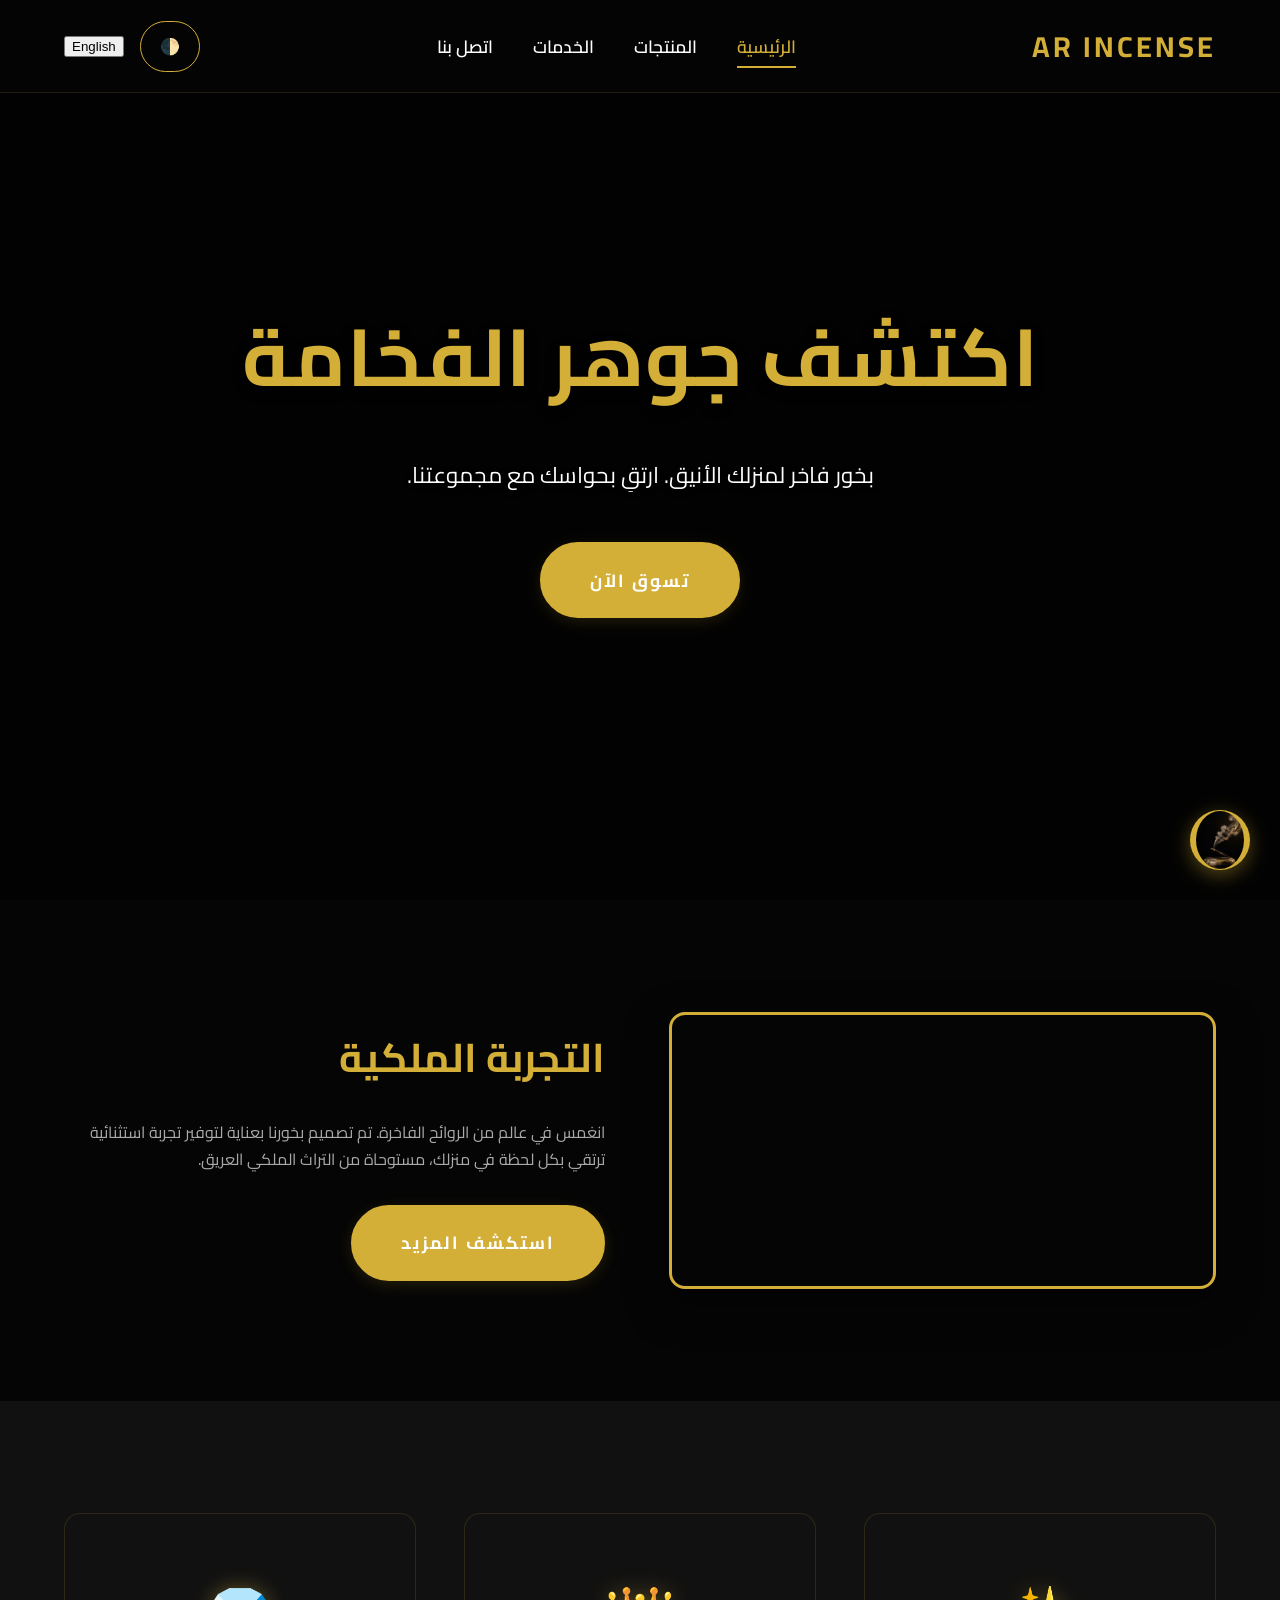
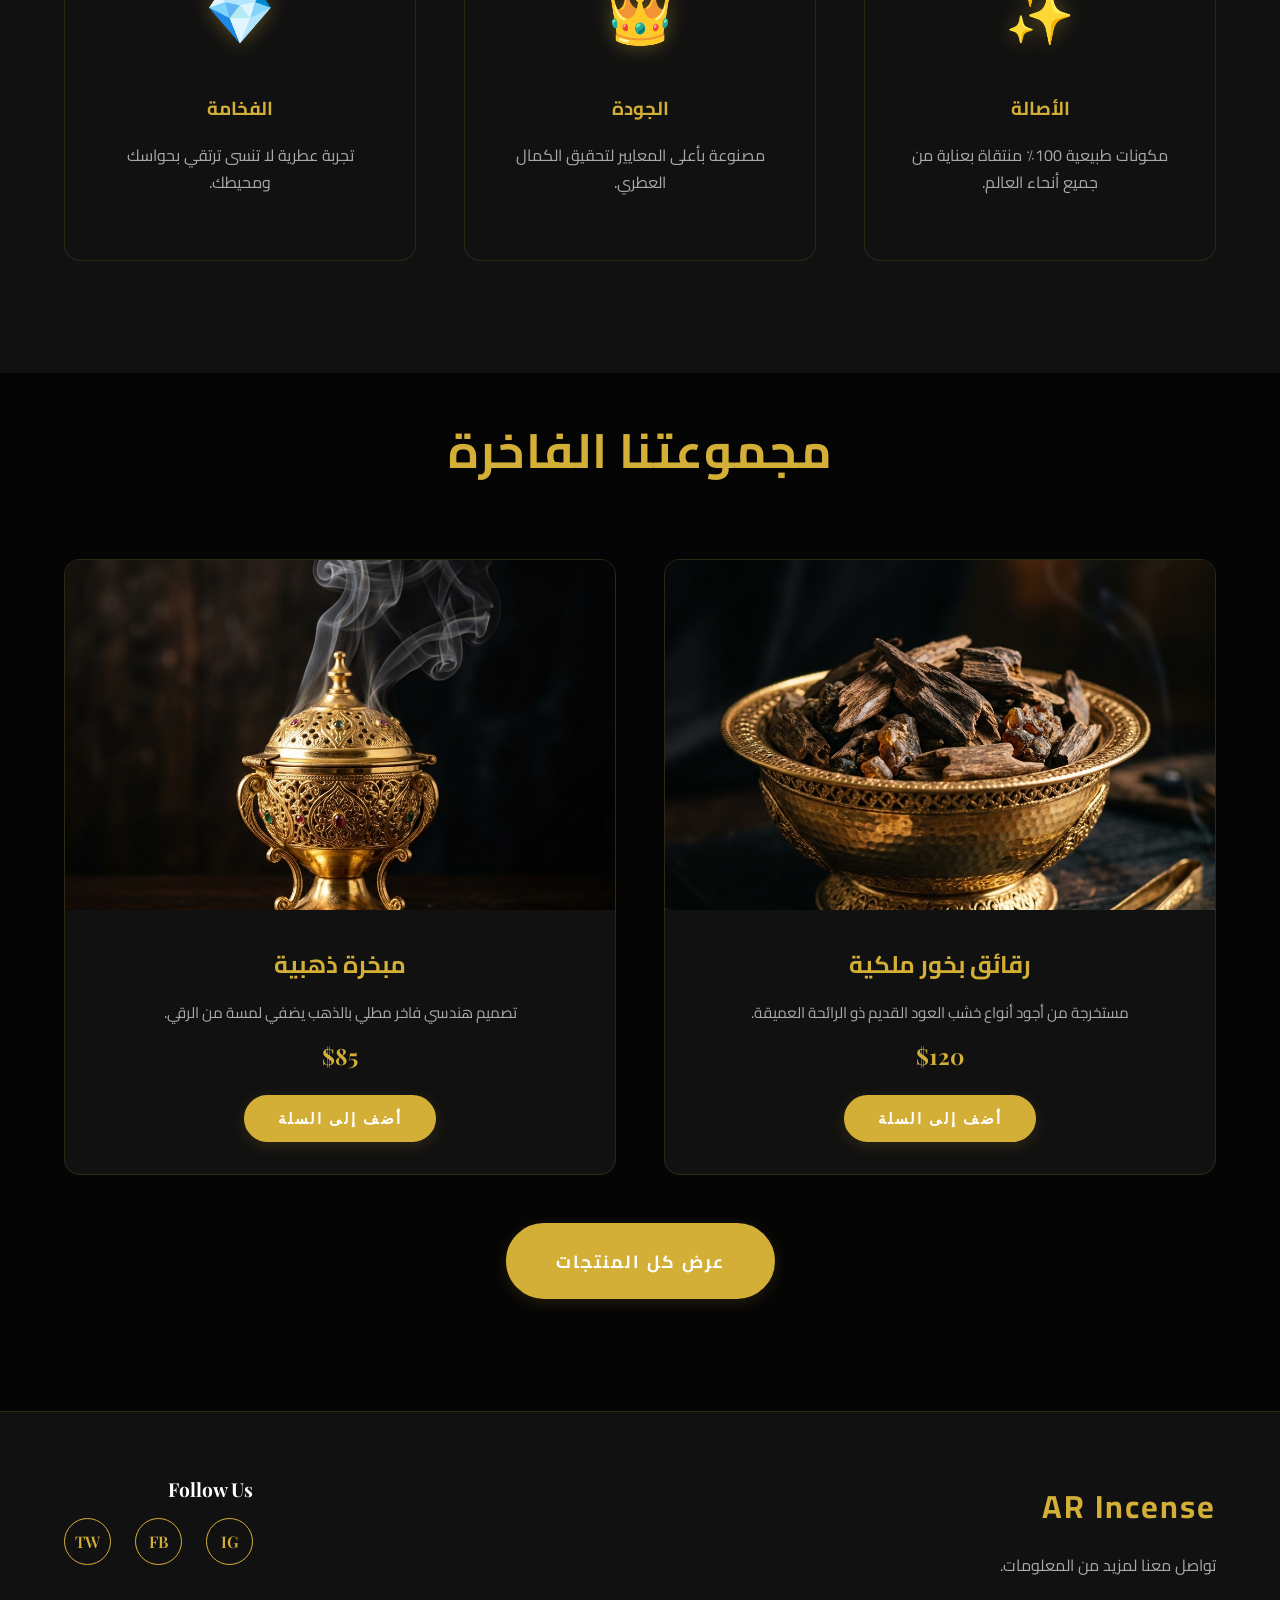
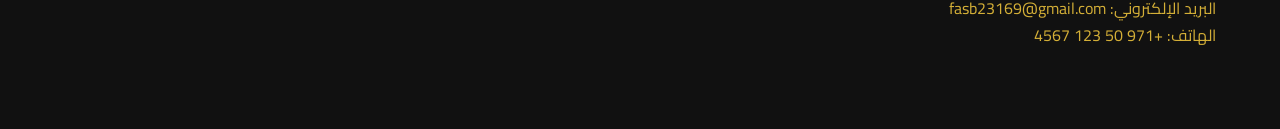
<file: index.html>
<!DOCTYPE html>
<html lang="ar" dir="rtl">
<head>
    <meta charset="UTF-8">
    <meta name="viewport" content="width=device-width, initial-scale=1.0">
    <title>AR Incense - Luxury Bakhoor</title>
    <meta name="description" content="AR Incense - Premium luxury bakhoor and incense for an elegant home. Experience the essence of luxury with our curated collection.">
    <meta name="keywords" content="AR Innovations, Luxury Incense, Bakhoor, Oud, Premium Fragrance, Home Fragrance">
    <link rel="preconnect" href="https://fonts.googleapis.com">
    <link rel="preconnect" href="https://fonts.gstatic.com" crossorigin>
    <link href="https://fonts.googleapis.com/css2?family=Cairo:wght@400;600;700&family=Playfair+Display:wght@400;600;700&display=swap" rel="stylesheet">
    <link rel="stylesheet" href="styles.css">
</head>
<body>

    <nav>
        <a href="index.html" class="logo">AR Incense</a>
        <div class="nav-links">
            <a href="index.html" class="active"><span class="ar">الرئيسية</span><span class="en">Home</span></a>
            <a href="products.html"><span class="ar">المنتجات</span><span class="en">Products</span></a>
            <a href="services.html"><span class="ar">الخدمات</span><span class="en">Services</span></a>
            <a href="contact.html"><span class="ar">اتصل بنا</span><span class="en">Contact</span></a>
        </div>
        <div class="controls">
            <button class="toggle-btn" onclick="toggleTheme()">🌓</button>
            <button class="lang-switch" onclick="toggleLanguage()">
                <span class="ar">English</span><span class="en">العربية</span>
            </button>
        </div>
    </nav>

    <section id="home" class="hero">
        <video class="hero-video" autoplay muted loop playsinline>
            <source src="video1.mp4" type="video/mp4">
        </video>
        <div class="hero-overlay"></div>
        <div class="hero-content">
            <h1><span class="ar">اكتشف جوهر الفخامة</span><span class="en">Experience the Essence of Luxury</span></h1>
            <p><span class="ar">بخور فاخر لمنزلك الأنيق. ارتقِ بحواسك مع مجموعتنا.</span><span class="en">Premium Bakhoor & Incense for your elegant home. Elevate your senses.</span></p>
            <a href="products.html" class="btn"><span class="ar">تسوق الآن</span><span class="en">Shop Now</span></a>
        </div>
    </section>

    <section id="royal-experience" class="royal-section">
        <div class="royal-container animate-on-scroll">
            <div class="royal-video-wrapper">
                <video autoplay muted loop playsinline class="royal-video">
                    <source src="video2.mp4" type="video/mp4">
                </video>
            </div>
            <div class="royal-text">
                <h2><span class="ar">التجربة الملكية</span><span class="en">The Royal Experience</span></h2>
                <p><span class="ar">انغمس في عالم من الروائح الفاخرة. تم تصميم بخورنا بعناية لتوفير تجربة استثنائية ترتقي بكل لحظة في منزلك، مستوحاة من التراث الملكي العريق.</span><span class="en">Immerse yourself in a world of luxurious scents. Our incense is meticulously crafted to provide an exceptional experience that elevates every moment in your home, inspired by profound royal heritage.</span></p>
                <a href="products.html" class="btn" style="margin-top: 1rem;"><span class="ar">استكشف المزيد</span><span class="en">Discover More</span></a>
            </div>
        </div>
    </section>

    <section id="features" class="features">
        <div class="feature-card animate-on-scroll">
            <div class="feature-icon">✨</div>
            <h3><span class="ar">الأصالة</span><span class="en">Authenticity</span></h3>
            <p><span class="ar">مكونات طبيعية 100٪ منتقاة بعناية من جميع أنحاء العالم.</span><span class="en">100% natural ingredients carefully sourced globally.</span></p>
        </div>
        <div class="feature-card animate-on-scroll">
            <div class="feature-icon">👑</div>
            <h3><span class="ar">الجودة</span><span class="en">Quality</span></h3>
            <p><span class="ar">مصنوعة بأعلى المعايير لتحقيق الكمال العطري.</span><span class="en">Crafted with the highest standards for aromatic perfection.</span></p>
        </div>
        <div class="feature-card animate-on-scroll">
            <div class="feature-icon">💎</div>
            <h3><span class="ar">الفخامة</span><span class="en">Luxury</span></h3>
            <p><span class="ar">تجربة عطرية لا تنسى ترتقي بحواسك ومحيطك.</span><span class="en">An unforgettable aromatic experience elevating your surroundings.</span></p>
        </div>
    </section>

    <section id="products" class="products-section">
        <h2 class="section-title animate-on-scroll"><span class="ar">مجموعتنا الفاخرة</span><span class="en">Our Premium Collection</span></h2>
        <div class="products-grid">
            
            <div class="product-card animate-on-scroll">
                <div class="product-image-container">
                    <img src="product_bakhoor_1777646682781.png" alt="Royal Bakhoor Chips" class="product-image">
                </div>
                <div class="product-info">
                    <h3><span class="ar">رقائق بخور ملكية</span><span class="en">Royal Bakhoor Chips</span></h3>
                    <p class="product-desc"><span class="ar">مستخرجة من أجود أنواع خشب العود القديم ذو الرائحة العميقة.</span><span class="en">Extracted from the finest aged agarwood with a deep, lingering scent.</span></p>
                    <div class="product-price">$120</div>
                    <button class="btn" style="padding: 0.8rem 2rem; font-size: 0.95rem;"><span class="ar">أضف إلى السلة</span><span class="en">Add to Cart</span></button>
                </div>
            </div>

            <div class="product-card animate-on-scroll">
                <div class="product-image-container">
                    <img src="product_burner_1777646696577.png" alt="Golden Incense Burner" class="product-image">
                </div>
                <div class="product-info">
                    <h3><span class="ar">مبخرة ذهبية</span><span class="en">Golden Incense Burner</span></h3>
                    <p class="product-desc"><span class="ar">تصميم هندسي فاخر مطلي بالذهب يضفي لمسة من الرقي.</span><span class="en">A luxurious geometric design with gold plating that adds a touch of elegance.</span></p>
                    <div class="product-price">$85</div>
                    <button class="btn" style="padding: 0.8rem 2rem; font-size: 0.95rem;"><span class="ar">أضف إلى السلة</span><span class="en">Add to Cart</span></button>
                </div>
            </div>

        </div>
        <div style="text-align: center; margin-top: 3rem;">
            <a href="products.html" class="btn animate-on-scroll"><span class="ar">عرض كل المنتجات</span><span class="en">View All Products</span></a>
        </div>
    </section>

    <footer>
        <div class="footer-brand">
            <h3>AR Incense</h3>
            <p><span class="ar">تواصل معنا لمزيد من المعلومات.</span><span class="en">Contact us for more information.</span></p>
            <p style="margin-top: 1rem; color: var(--color-gold);">
                <span class="ar">البريد الإلكتروني:</span><span class="en">Email:</span> fasb23169@gmail.com<br>
                <span class="ar">الهاتف:</span><span class="en">Tel:</span> +971 50 123 4567
            </p>
        </div>
        <div>
            <h4 style="color: var(--color-text); margin-bottom: 1rem; font-family: var(--font-en); font-size: 1.2rem;">Follow Us</h4>
            <div class="social-icons">
                <a href="#" class="social-icon">IG</a>
                <a href="#" class="social-icon">FB</a>
                <a href="#" class="social-icon">TW</a>
            </div>
        </div>
    </footer>

    <script src="main.js"></script>
</body>
</html>
</file>
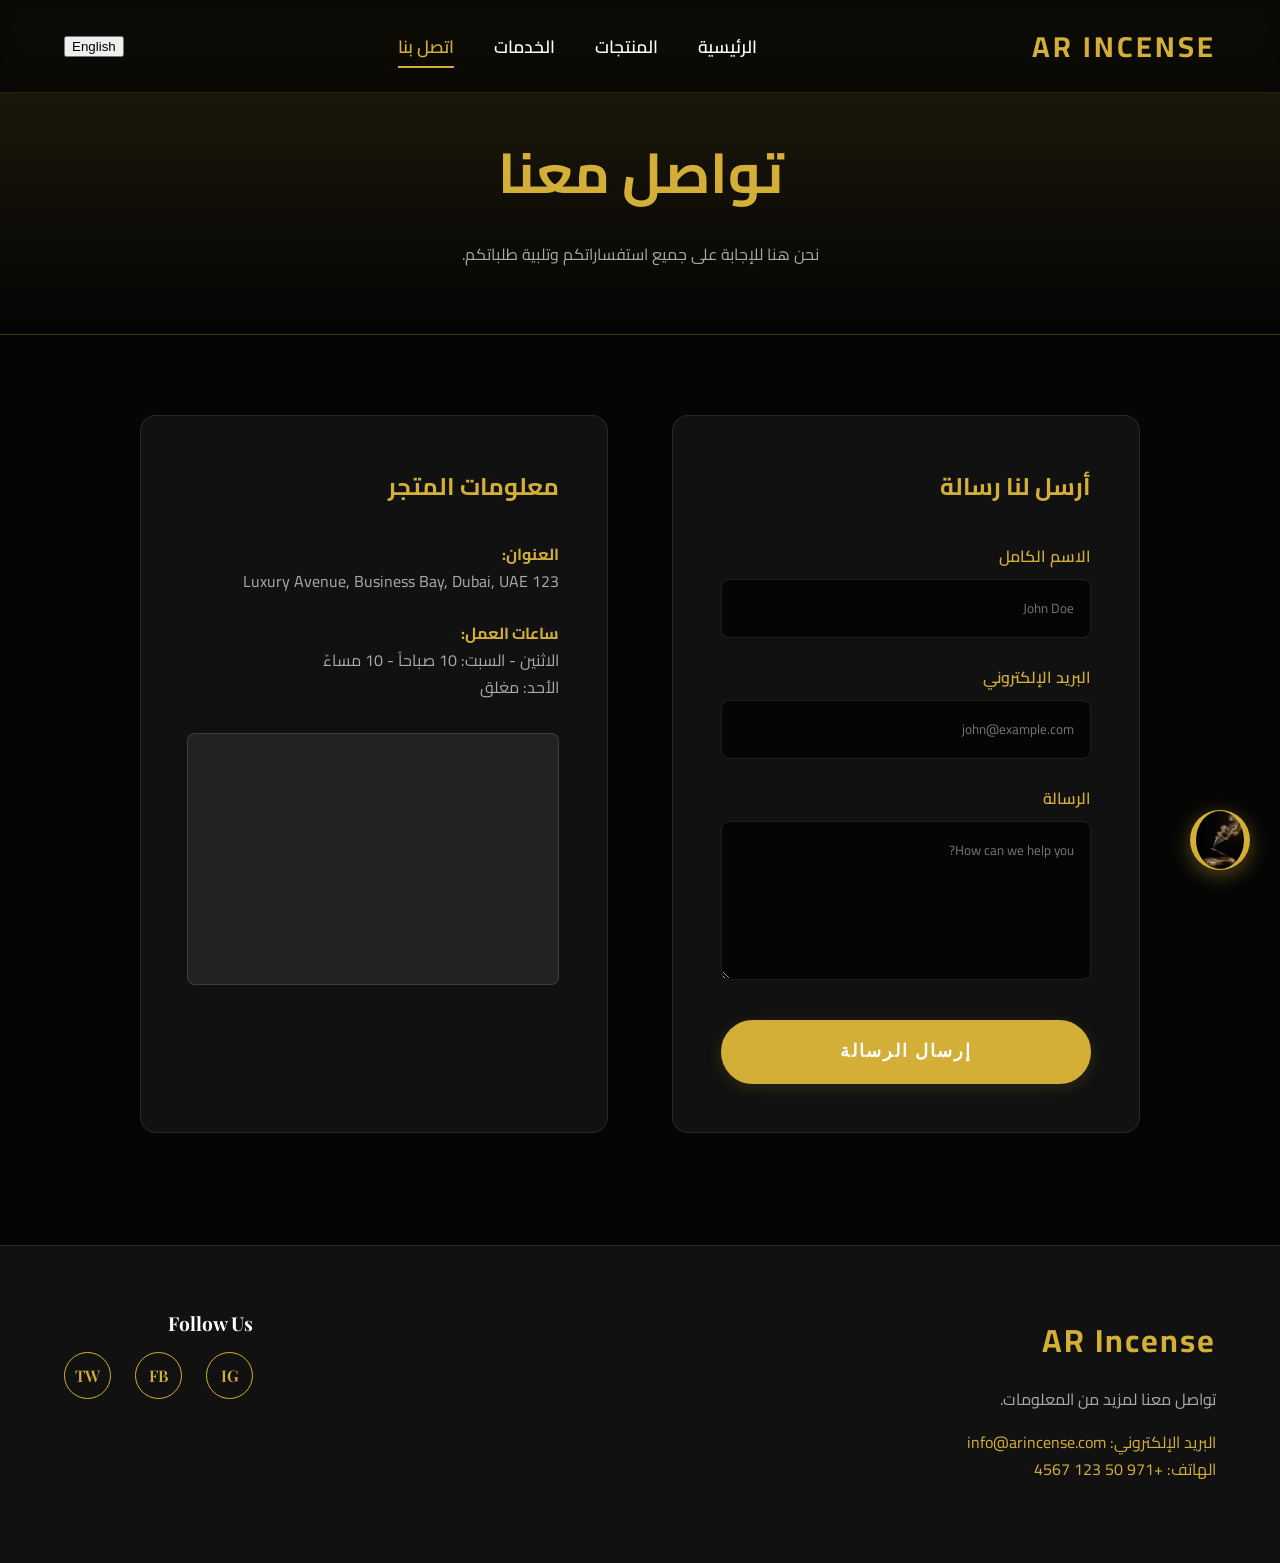
<file: contact.html>
<!DOCTYPE html>
<html lang="ar" dir="rtl">
<head>
    <meta charset="UTF-8">
    <meta name="viewport" content="width=device-width, initial-scale=1.0">
    <title>AR Incense - Contact Us</title>
    <meta name="description" content="Get in touch with AR Incense for inquiries and visits.">
    <link rel="preconnect" href="https://fonts.googleapis.com">
    <link rel="preconnect" href="https://fonts.gstatic.com" crossorigin>
    <link href="https://fonts.googleapis.com/css2?family=Cairo:wght@400;600;700&family=Playfair+Display:wght@400;600;700&display=swap" rel="stylesheet">
    <link rel="stylesheet" href="styles.css">
</head>
<body>

    <nav>
        <a href="index.html" class="logo">AR Incense</a>
        <div class="nav-links">
            <a href="index.html"><span class="ar">الرئيسية</span><span class="en">Home</span></a>
            <a href="products.html"><span class="ar">المنتجات</span><span class="en">Products</span></a>
            <a href="services.html"><span class="ar">الخدمات</span><span class="en">Services</span></a>
            <a href="contact.html" class="active"><span class="ar">اتصل بنا</span><span class="en">Contact</span></a>
        </div>
        <button class="lang-switch" onclick="toggleLanguage()">
            <span class="ar">English</span><span class="en">العربية</span>
        </button>
    </nav>

    <header class="page-header animate-on-scroll">
        <h1><span class="ar">تواصل معنا</span><span class="en">Contact Us</span></h1>
        <p><span class="ar">نحن هنا للإجابة على جميع استفساراتكم وتلبية طلباتكم.</span><span class="en">We are here to answer all your inquiries and fulfill your requests.</span></p>
    </header>

    <div class="contact-container animate-on-scroll">
        <div class="contact-info-block">
            <h2 style="margin-bottom: 2rem;"><span class="ar">أرسل لنا رسالة</span><span class="en">Send us a message</span></h2>
            <form class="contact-form" onsubmit="event.preventDefault(); alert('Message Sent!');">
                <div class="form-group">
                    <label><span class="ar">الاسم الكامل</span><span class="en">Full Name</span></label>
                    <input type="text" placeholder="John Doe" required>
                </div>
                <div class="form-group">
                    <label><span class="ar">البريد الإلكتروني</span><span class="en">Email Address</span></label>
                    <input type="email" placeholder="john@example.com" required>
                </div>
                <div class="form-group">
                    <label><span class="ar">الرسالة</span><span class="en">Message</span></label>
                    <textarea rows="5" placeholder="How can we help you?" required></textarea>
                </div>
                <button type="submit" class="btn" style="margin-top: 1rem;"><span class="ar">إرسال الرسالة</span><span class="en">Send Message</span></button>
            </form>
        </div>

        <div class="contact-info-block">
            <h2 style="margin-bottom: 2rem;"><span class="ar">معلومات المتجر</span><span class="en">Store Information</span></h2>
            
            <p style="margin-bottom: 1.5rem;">
                <strong style="color: var(--color-gold);"><span class="ar">العنوان:</span><span class="en">Address:</span></strong><br>
                123 Luxury Avenue, Business Bay, Dubai, UAE
            </p>
            
            <p style="margin-bottom: 1.5rem;">
                <strong style="color: var(--color-gold);"><span class="ar">ساعات العمل:</span><span class="en">Opening Hours:</span></strong><br>
                <span class="ar">الاثنين - السبت: 10 صباحاً - 10 مساءً</span><span class="en">Mon - Sat: 10:00 AM - 10:00 PM</span><br>
                <span class="ar">الأحد: مغلق</span><span class="en">Sunday: Closed</span>
            </p>

            <div style="width: 100%; height: 250px; background: #222; border-radius: 8px; overflow: hidden; margin-top: 2rem; border: 1px solid rgba(212,175,55,0.2);">
                <!-- Placeholder for Google Maps -->
                <iframe src="https://www.google.com/maps/embed?pb=!1m18!1m12!1m3!1d115536.00288258384!2d55.13840613271507!3d25.186835261546995!2m3!1f0!2f0!3f0!3m2!1i1024!2i768!4f13.1!3m3!1m2!1s0x3e5f43496ad9c645%3A0xbde66e5084295162!2sDubai!5e0!3m2!1sen!2sae!4v1700000000000!5m2!1sen!2sae" width="100%" height="100%" style="border:0;" allowfullscreen="" loading="lazy" referrerpolicy="no-referrer-when-downgrade"></iframe>
            </div>
        </div>
    </div>

    <footer>
        <div class="footer-brand">
            <h3>AR Incense</h3>
            <p><span class="ar">تواصل معنا لمزيد من المعلومات.</span><span class="en">Contact us for more information.</span></p>
            <p style="margin-top: 1rem; color: var(--color-gold);">
                <span class="ar">البريد الإلكتروني:</span><span class="en">Email:</span> info@arincense.com<br>
                <span class="ar">الهاتف:</span><span class="en">Tel:</span> +971 50 123 4567
            </p>
        </div>
        <div>
            <h4 style="color: var(--color-text); margin-bottom: 1rem; font-family: var(--font-en); font-size: 1.2rem;">Follow Us</h4>
            <div class="social-icons">
                <a href="#" class="social-icon">IG</a>
                <a href="#" class="social-icon">FB</a>
                <a href="#" class="social-icon">TW</a>
            </div>
        </div>
    </footer>

    <script src="main.js"></script>
</body>
</html>
</file>
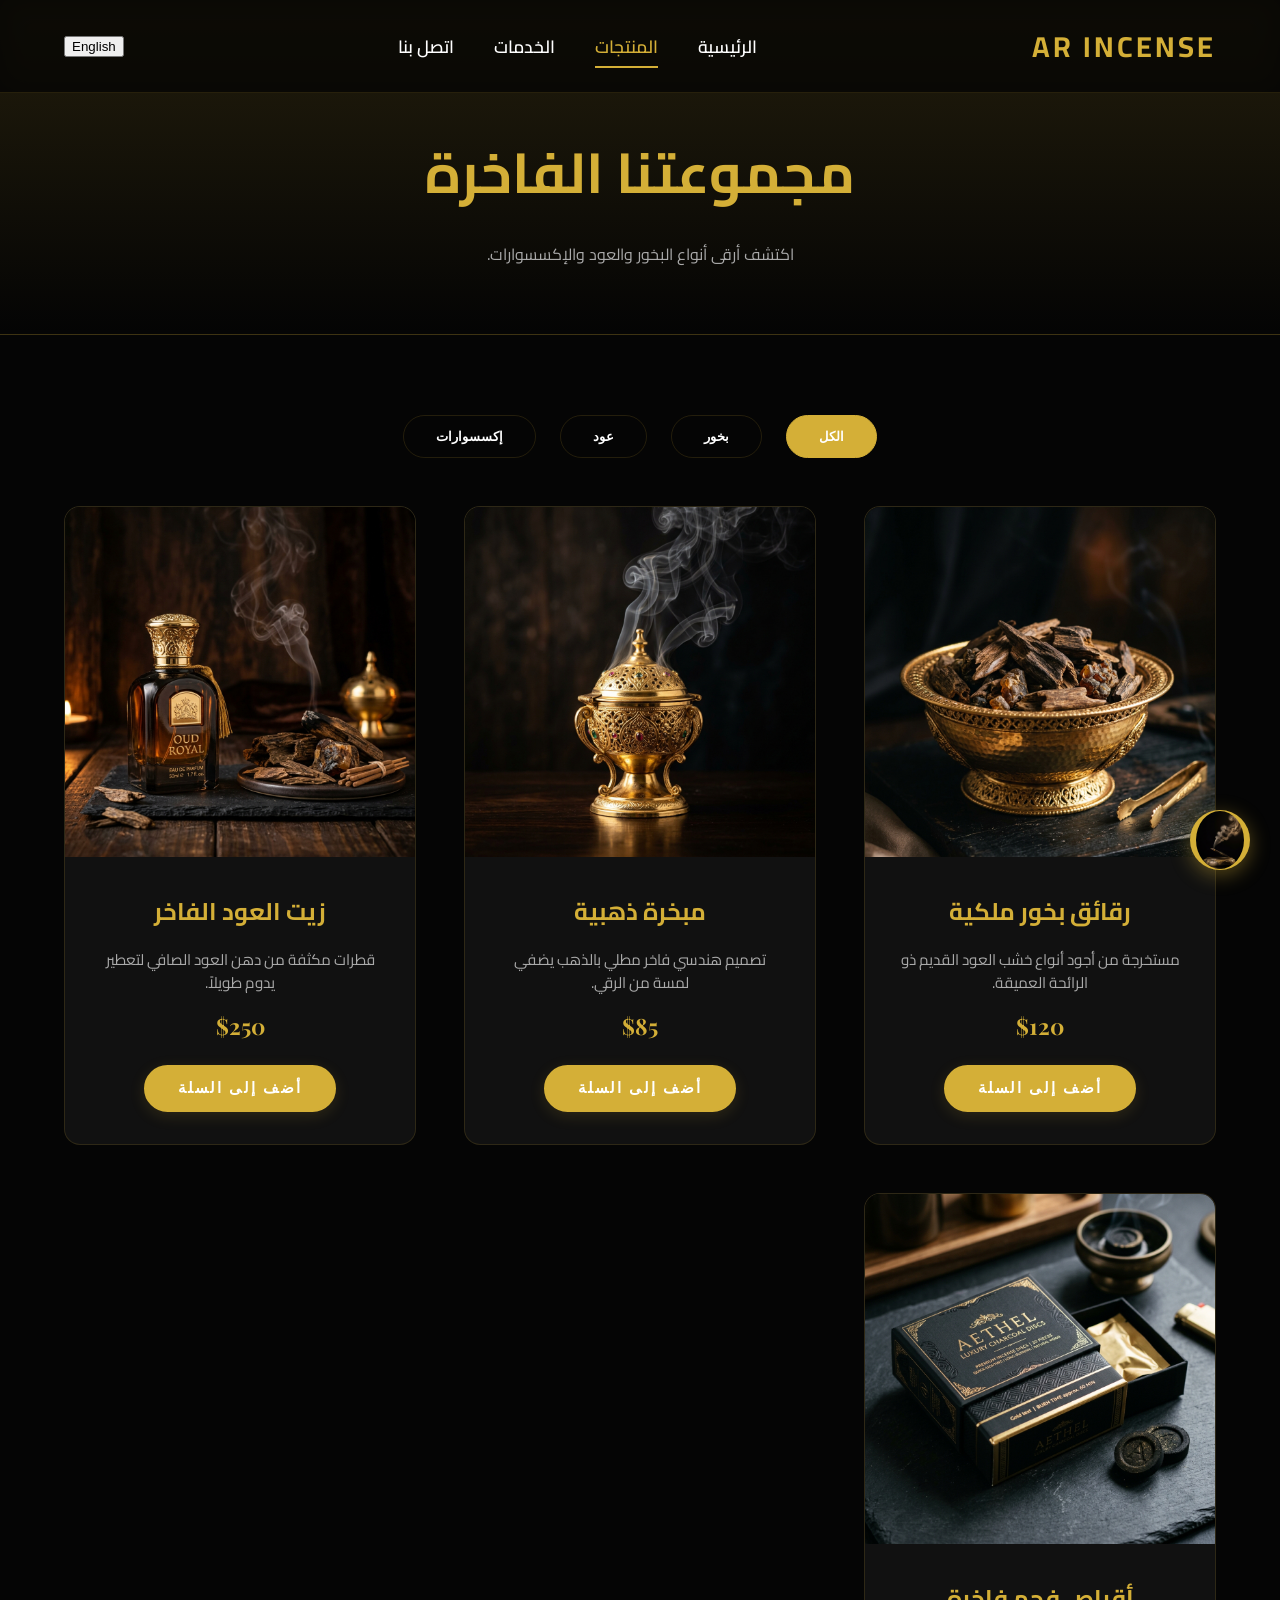
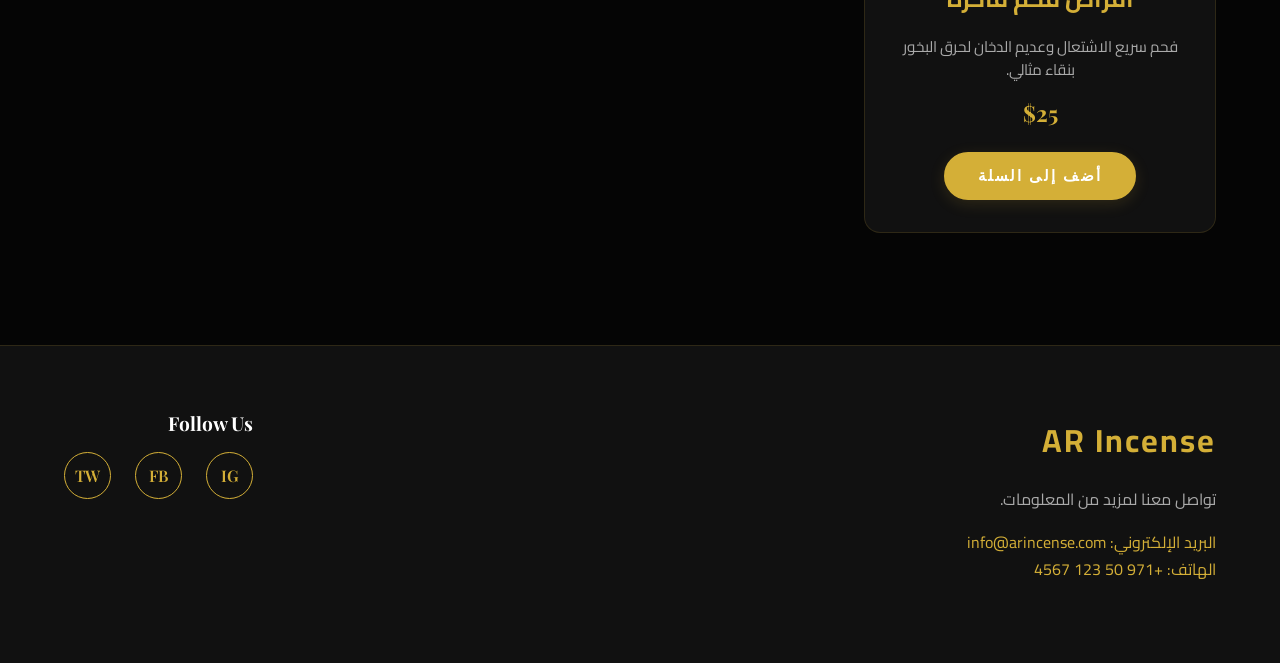
<file: products.html>
<!DOCTYPE html>
<html lang="ar" dir="rtl">
<head>
    <meta charset="UTF-8">
    <meta name="viewport" content="width=device-width, initial-scale=1.0">
    <title>AR Incense - Products</title>
    <meta name="description" content="Shop our premium collection of Bakhoor, Oud, and Accessories.">
    <link rel="preconnect" href="https://fonts.googleapis.com">
    <link rel="preconnect" href="https://fonts.gstatic.com" crossorigin>
    <link href="https://fonts.googleapis.com/css2?family=Cairo:wght@400;600;700&family=Playfair+Display:wght@400;600;700&display=swap" rel="stylesheet">
    <link rel="stylesheet" href="styles.css">
</head>
<body>

    <nav>
        <a href="index.html" class="logo">AR Incense</a>
        <div class="nav-links">
            <a href="index.html"><span class="ar">الرئيسية</span><span class="en">Home</span></a>
            <a href="products.html" class="active"><span class="ar">المنتجات</span><span class="en">Products</span></a>
            <a href="services.html"><span class="ar">الخدمات</span><span class="en">Services</span></a>
            <a href="contact.html"><span class="ar">اتصل بنا</span><span class="en">Contact</span></a>
        </div>
        <button class="lang-switch" onclick="toggleLanguage()">
            <span class="ar">English</span><span class="en">العربية</span>
        </button>
    </nav>

    <header class="page-header animate-on-scroll">
        <h1><span class="ar">مجموعتنا الفاخرة</span><span class="en">Our Premium Collection</span></h1>
        <p><span class="ar">اكتشف أرقى أنواع البخور والعود والإكسسوارات.</span><span class="en">Discover the finest Bakhoor, Oud, and Accessories.</span></p>
    </header>

    <section class="products-section">
        <div class="category-filters animate-on-scroll">
            <button class="filter-btn active"><span class="ar">الكل</span><span class="en">All</span></button>
            <button class="filter-btn"><span class="ar">بخور</span><span class="en">Bakhoor</span></button>
            <button class="filter-btn"><span class="ar">عود</span><span class="en">Oud</span></button>
            <button class="filter-btn"><span class="ar">إكسسوارات</span><span class="en">Accessories</span></button>
        </div>

        <div class="products-grid">
            
            <div class="product-card animate-on-scroll">
                <div class="product-image-container">
                    <img src="product_bakhoor_1777646682781.png" alt="Royal Bakhoor Chips" class="product-image">
                </div>
                <div class="product-info">
                    <h3><span class="ar">رقائق بخور ملكية</span><span class="en">Royal Bakhoor Chips</span></h3>
                    <p class="product-desc"><span class="ar">مستخرجة من أجود أنواع خشب العود القديم ذو الرائحة العميقة.</span><span class="en">Extracted from the finest aged agarwood with a deep, lingering scent.</span></p>
                    <div class="product-price">$120</div>
                    <button class="btn" style="padding: 0.8rem 2rem; font-size: 0.95rem;"><span class="ar">أضف إلى السلة</span><span class="en">Add to Cart</span></button>
                </div>
            </div>

            <div class="product-card animate-on-scroll">
                <div class="product-image-container">
                    <img src="product_burner_1777646696577.png" alt="Golden Incense Burner" class="product-image">
                </div>
                <div class="product-info">
                    <h3><span class="ar">مبخرة ذهبية</span><span class="en">Golden Incense Burner</span></h3>
                    <p class="product-desc"><span class="ar">تصميم هندسي فاخر مطلي بالذهب يضفي لمسة من الرقي.</span><span class="en">A luxurious geometric design with gold plating that adds a touch of elegance.</span></p>
                    <div class="product-price">$85</div>
                    <button class="btn" style="padding: 0.8rem 2rem; font-size: 0.95rem;"><span class="ar">أضف إلى السلة</span><span class="en">Add to Cart</span></button>
                </div>
            </div>

            <div class="product-card animate-on-scroll">
                <div class="product-image-container">
                    <img src="product_oud_1777646800019.png" alt="Signature Oud Oil" class="product-image">
                </div>
                <div class="product-info">
                    <h3><span class="ar">زيت العود الفاخر</span><span class="en">Signature Oud Oil</span></h3>
                    <p class="product-desc"><span class="ar">قطرات مكثفة من دهن العود الصافي لتعطير يدوم طويلاً.</span><span class="en">Intense drops of pure oud oil for a fragrance that lasts all day.</span></p>
                    <div class="product-price">$250</div>
                    <button class="btn" style="padding: 0.8rem 2rem; font-size: 0.95rem;"><span class="ar">أضف إلى السلة</span><span class="en">Add to Cart</span></button>
                </div>
            </div>

            <div class="product-card animate-on-scroll">
                <div class="product-image-container">
                    <img src="product_charcoal_1777646814030.png" alt="Premium Charcoal Discs" class="product-image">
                </div>
                <div class="product-info">
                    <h3><span class="ar">أقراص فحم فاخرة</span><span class="en">Premium Charcoal Discs</span></h3>
                    <p class="product-desc"><span class="ar">فحم سريع الاشتعال وعديم الدخان لحرق البخور بنقاء مثالي.</span><span class="en">Quick-lighting, smokeless charcoal for the perfect, pure burn.</span></p>
                    <div class="product-price">$25</div>
                    <button class="btn" style="padding: 0.8rem 2rem; font-size: 0.95rem;"><span class="ar">أضف إلى السلة</span><span class="en">Add to Cart</span></button>
                </div>
            </div>

        </div>
    </section>

    <footer>
        <div class="footer-brand">
            <h3>AR Incense</h3>
            <p><span class="ar">تواصل معنا لمزيد من المعلومات.</span><span class="en">Contact us for more information.</span></p>
            <p style="margin-top: 1rem; color: var(--color-gold);">
                <span class="ar">البريد الإلكتروني:</span><span class="en">Email:</span> info@arincense.com<br>
                <span class="ar">الهاتف:</span><span class="en">Tel:</span> +971 50 123 4567
            </p>
        </div>
        <div>
            <h4 style="color: var(--color-text); margin-bottom: 1rem; font-family: var(--font-en); font-size: 1.2rem;">Follow Us</h4>
            <div class="social-icons">
                <a href="#" class="social-icon">IG</a>
                <a href="#" class="social-icon">FB</a>
                <a href="#" class="social-icon">TW</a>
            </div>
        </div>
    </footer>

    <script src="main.js"></script>
</body>
</html>
</file>
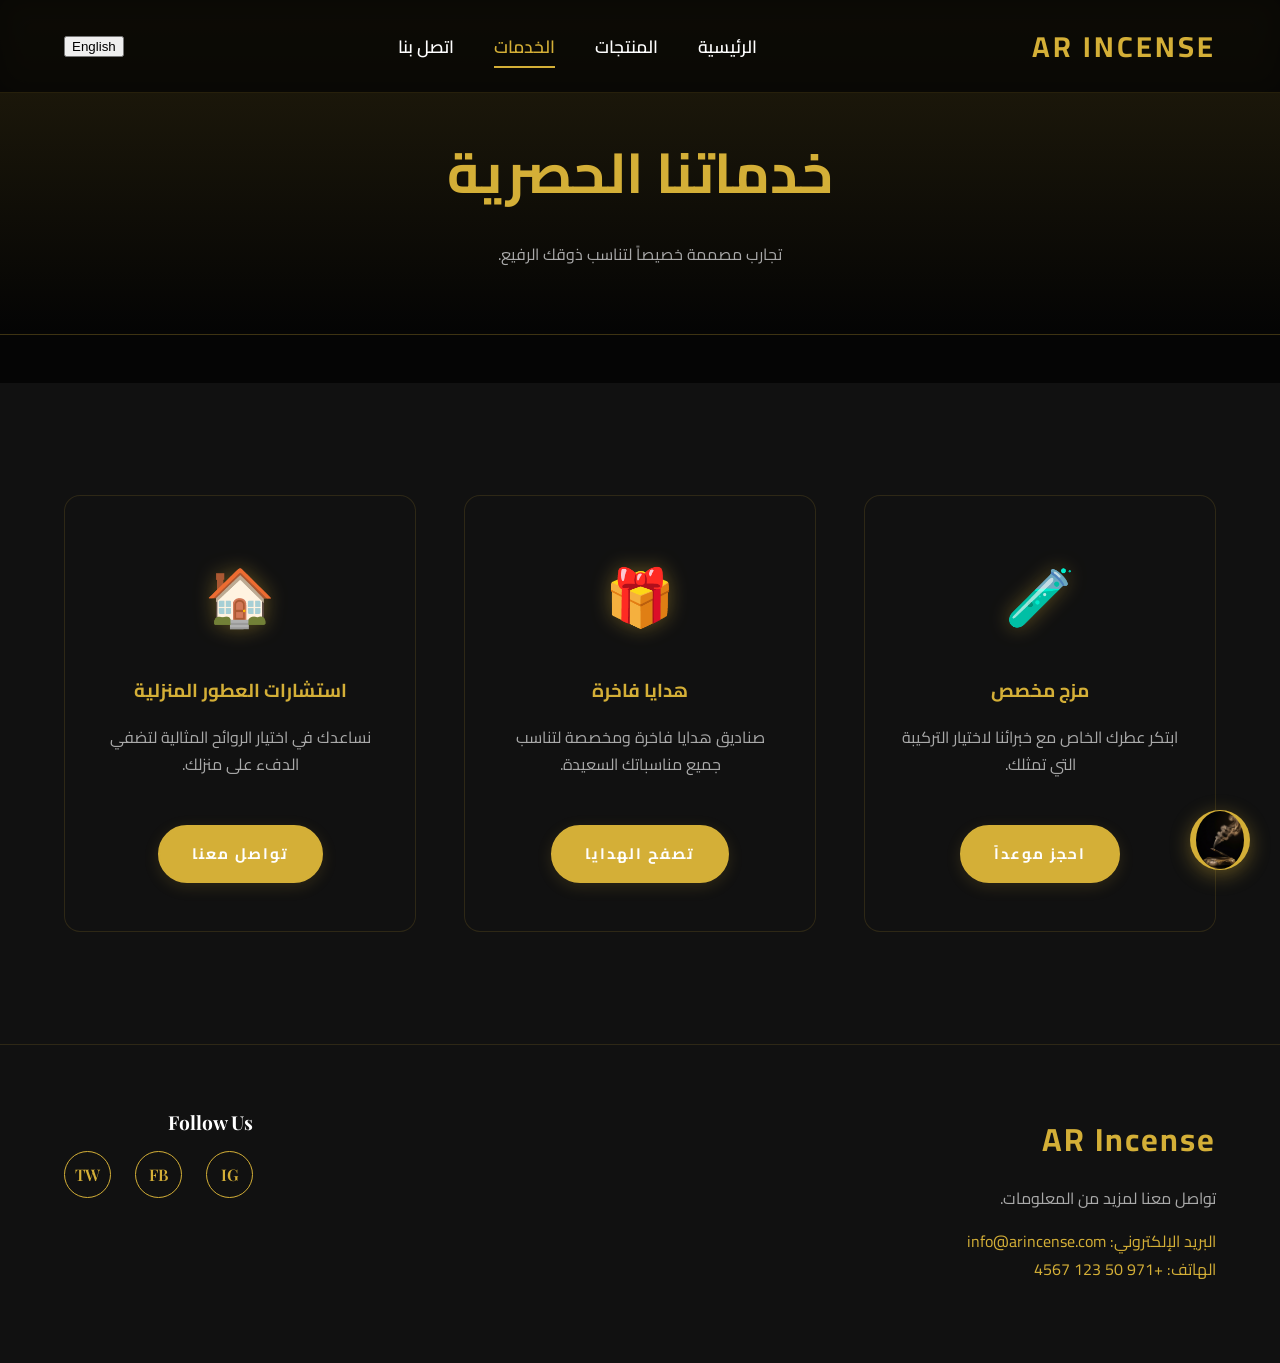
<file: services.html>
<!DOCTYPE html>
<html lang="ar" dir="rtl">
<head>
    <meta charset="UTF-8">
    <meta name="viewport" content="width=device-width, initial-scale=1.0">
    <title>AR Incense - Services</title>
    <meta name="description" content="Luxury services including Custom Blending, Gifting, and Home Fragrance Consulting.">
    <link rel="preconnect" href="https://fonts.googleapis.com">
    <link rel="preconnect" href="https://fonts.gstatic.com" crossorigin>
    <link href="https://fonts.googleapis.com/css2?family=Cairo:wght@400;600;700&family=Playfair+Display:wght@400;600;700&display=swap" rel="stylesheet">
    <link rel="stylesheet" href="styles.css">
</head>
<body>

    <nav>
        <a href="index.html" class="logo">AR Incense</a>
        <div class="nav-links">
            <a href="index.html"><span class="ar">الرئيسية</span><span class="en">Home</span></a>
            <a href="products.html"><span class="ar">المنتجات</span><span class="en">Products</span></a>
            <a href="services.html" class="active"><span class="ar">الخدمات</span><span class="en">Services</span></a>
            <a href="contact.html"><span class="ar">اتصل بنا</span><span class="en">Contact</span></a>
        </div>
        <button class="lang-switch" onclick="toggleLanguage()">
            <span class="ar">English</span><span class="en">العربية</span>
        </button>
    </nav>

    <header class="page-header animate-on-scroll">
        <h1><span class="ar">خدماتنا الحصرية</span><span class="en">Our Exclusive Services</span></h1>
        <p><span class="ar">تجارب مصممة خصيصاً لتناسب ذوقك الرفيع.</span><span class="en">Experiences tailored specifically for your refined taste.</span></p>
    </header>

    <section class="features">
        <div class="feature-card animate-on-scroll">
            <div class="feature-icon">🧪</div>
            <h3><span class="ar">مزج مخصص</span><span class="en">Custom Blending</span></h3>
            <p><span class="ar">ابتكر عطرك الخاص مع خبرائنا لاختيار التركيبة التي تمثلك.</span><span class="en">Create your own signature scent with our experts to find the perfect blend.</span></p>
            <br>
            <a href="contact.html" class="btn" style="padding: 0.8rem 2rem; font-size: 0.95rem;"><span class="ar">احجز موعداً</span><span class="en">Book Now</span></a>
        </div>
        
        <div class="feature-card animate-on-scroll">
            <div class="feature-icon">🎁</div>
            <h3><span class="ar">هدايا فاخرة</span><span class="en">Luxury Gifting</span></h3>
            <p><span class="ar">صناديق هدايا فاخرة ومخصصة لتناسب جميع مناسباتك السعيدة.</span><span class="en">Premium and customized gift boxes suited for all your happy occasions.</span></p>
            <br>
            <a href="contact.html" class="btn" style="padding: 0.8rem 2rem; font-size: 0.95rem;"><span class="ar">تصفح الهدايا</span><span class="en">Browse Gifts</span></a>
        </div>
        
        <div class="feature-card animate-on-scroll">
            <div class="feature-icon">🏠</div>
            <h3><span class="ar">استشارات العطور المنزلية</span><span class="en">Home Fragrance Consulting</span></h3>
            <p><span class="ar">نساعدك في اختيار الروائح المثالية لتضفي الدفء على منزلك.</span><span class="en">We help you select the ideal scents to bring warmth to your home.</span></p>
            <br>
            <a href="contact.html" class="btn" style="padding: 0.8rem 2rem; font-size: 0.95rem;"><span class="ar">تواصل معنا</span><span class="en">Contact Us</span></a>
        </div>
    </section>

    <footer>
        <div class="footer-brand">
            <h3>AR Incense</h3>
            <p><span class="ar">تواصل معنا لمزيد من المعلومات.</span><span class="en">Contact us for more information.</span></p>
            <p style="margin-top: 1rem; color: var(--color-gold);">
                <span class="ar">البريد الإلكتروني:</span><span class="en">Email:</span> info@arincense.com<br>
                <span class="ar">الهاتف:</span><span class="en">Tel:</span> +971 50 123 4567
            </p>
        </div>
        <div>
            <h4 style="color: var(--color-text); margin-bottom: 1rem; font-family: var(--font-en); font-size: 1.2rem;">Follow Us</h4>
            <div class="social-icons">
                <a href="#" class="social-icon">IG</a>
                <a href="#" class="social-icon">FB</a>
                <a href="#" class="social-icon">TW</a>
            </div>
        </div>
    </footer>

    <script src="main.js"></script>
</body>
</html>
</file>
<file: styles.css>
:root {
    --color-bg: #050505;
    --color-surface: #111111;
    --color-gold: #d4af37;
    --color-gold-hover: #f1c40f;
    --color-text: #ffffff;
    --color-text-muted: #aaaaaa;
    --color-border: rgba(212, 175, 55, 0.15);
    --color-nav-bg: rgba(5, 5, 5, 0.85);
    --color-shadow: rgba(0, 0, 0, 0.5);
    --transition: all 0.4s cubic-bezier(0.165, 0.84, 0.44, 1);
    --font-ar: 'Cairo', sans-serif;
    --font-en: 'Playfair Display', serif;
}

:root[data-theme="light"] {
    --color-bg: #fdfbf7;
    --color-surface: #ffffff;
    --color-gold: #b5922e;
    --color-gold-hover: #8e7223;
    --color-text: #111111;
    --color-text-muted: #555555;
    --color-border: rgba(181, 146, 46, 0.2);
    --color-nav-bg: rgba(253, 251, 247, 0.9);
    --color-shadow: rgba(181, 146, 46, 0.1);
}

html {
    scroll-behavior: smooth;
}

html[lang="ar"] {
    font-family: var(--font-ar);
}

html[lang="en"] {
    font-family: var(--font-en);
}

body {
    margin: 0;
    padding: 0;
    background-color: var(--color-bg);
    color: var(--color-text);
    overflow-x: hidden;
    transition: background-color var(--transition), color var(--transition);
}

/* Page Transition Animation */
body {
    animation: fadePageIn 0.8s ease forwards;
}

@keyframes fadePageIn {
    from { opacity: 0; }
    to { opacity: 1; }
}

/* Typography */
h1, h2, h3, h4 {
    color: var(--color-gold);
    margin: 0 0 1rem 0;
    font-weight: 700;
}

p {
    line-height: 1.7;
    color: var(--color-text-muted);
}

/* Animations */
@keyframes fadeIn {
    from { opacity: 0; transform: translateY(30px); }
    to { opacity: 1; transform: translateY(0); }
}

.animate-on-scroll {
    opacity: 0;
    transform: translateY(40px);
    transition: opacity 0.8s cubic-bezier(0.165, 0.84, 0.44, 1), transform 0.8s cubic-bezier(0.165, 0.84, 0.44, 1);
}

.animate-on-scroll.visible {
    opacity: 1;
    transform: translateY(0);
}

/* Navbar */
nav {
    position: fixed;
    top: 0;
    left: 0;
    right: 0;
    background: var(--color-nav-bg);
    backdrop-filter: blur(15px);
    padding: 1.2rem 5%;
    display: flex;
    justify-content: space-between;
    align-items: center;
    z-index: 1000;
    border-bottom: 1px solid var(--color-border);
    transition: background var(--transition), border var(--transition);
}

.logo {
    font-size: 1.8rem;
    font-weight: 700;
    color: var(--color-gold);
    text-decoration: none;
    letter-spacing: 3px;
    text-transform: uppercase;
}

.nav-links {
    display: flex;
    gap: 2.5rem;
    align-items: center;
}

.nav-links a {
    color: var(--color-text);
    text-decoration: none;
    font-weight: 600;
    font-size: 1.1rem;
    transition: var(--transition);
    position: relative;
}

.nav-links a::after {
    content: '';
    position: absolute;
    bottom: -5px;
    left: 0;
    right: 0;
    height: 2px;
    background: var(--color-gold);
    transform: scaleX(0);
    transition: transform 0.3s ease;
    transform-origin: right;
}

html[lang="en"] .nav-links a::after {
    transform-origin: left;
}

.nav-links a:hover, .nav-links a.active {
    color: var(--color-gold);
}

.nav-links a:hover::after, .nav-links a.active::after {
    transform: scaleX(1);
}

.controls {
    display: flex;
    gap: 1rem;
    align-items: center;
}

.toggle-btn {
    background: transparent;
    border: 1px solid var(--color-gold);
    color: var(--color-gold);
    padding: 0.6rem 1.2rem;
    cursor: pointer;
    border-radius: 30px;
    font-family: inherit;
    font-weight: 600;
    font-size: 1rem;
    transition: var(--transition);
    display: flex;
    align-items: center;
    justify-content: center;
}

.toggle-btn:hover {
    background: var(--color-gold);
    color: var(--color-surface);
    box-shadow: 0 0 15px rgba(212, 175, 55, 0.3);
}

/* Page Header */
.page-header {
    padding: 120px 5% 50px;
    text-align: center;
    background: linear-gradient(to bottom, var(--color-border), transparent);
    border-bottom: 1px solid var(--color-border);
    margin-bottom: 3rem;
}

.page-header h1 {
    font-size: 3.5rem;
    margin-bottom: 1rem;
}

/* Hero Section */
.hero {
    height: 100vh;
    display: flex;
    align-items: center;
    justify-content: center;
    text-align: center;
    position: relative;
    padding: 0 5%;
    overflow: hidden;
}

.hero-video {
    position: absolute;
    top: 50%;
    left: 50%;
    min-width: 100%;
    min-height: 100%;
    width: auto;
    height: auto;
    transform: translateX(-50%) translateY(-50%);
    z-index: -2;
    object-fit: cover;
}

.hero-overlay {
    position: absolute;
    top: 0;
    left: 0;
    width: 100%;
    height: 100%;
    background: rgba(0, 0, 0, 0.6);
    z-index: -1;
    transition: background var(--transition);
}

:root[data-theme="light"] .hero-overlay {
    background: rgba(0, 0, 0, 0.3);
}

.hero-content {
    max-width: 900px;
    animation: fadeIn 2s cubic-bezier(0.165, 0.84, 0.44, 1) forwards;
}

.hero h1 {
    font-size: 5rem;
    margin-bottom: 1.5rem;
    text-shadow: 0 4px 15px var(--color-shadow);
    letter-spacing: 1px;
}

.hero p {
    font-size: 1.4rem;
    margin-bottom: 3rem;
    color: var(--color-text);
    text-shadow: 0 2px 10px var(--color-shadow);
}

/* The Royal Experience */
.royal-section {
    padding: 7rem 5%;
    background: var(--color-bg);
}
.royal-container {
    max-width: 1200px;
    margin: 0 auto;
    display: flex;
    align-items: center;
    gap: 4rem;
}
.royal-video-wrapper {
    flex: 1;
    border: 3px solid var(--color-gold);
    border-radius: 16px;
    overflow: hidden;
    position: relative;
    box-shadow: 0 15px 40px var(--color-shadow);
}
.royal-video {
    width: 100%;
    display: block;
    object-fit: cover;
}
.royal-text {
    flex: 1;
}
.royal-text h2 {
    font-size: 2.5rem;
    margin-bottom: 1.5rem;
}
@media (max-width: 900px) {
    .royal-container {
        flex-direction: column;
    }
}

/* Buttons */
.btn {
    display: inline-block;
    background: var(--color-gold);
    color: #fff;
    padding: 1.2rem 3rem;
    text-decoration: none;
    font-weight: 700;
    font-size: 1.1rem;
    border-radius: 50px;
    transition: var(--transition);
    text-transform: uppercase;
    letter-spacing: 2px;
    border: 2px solid var(--color-gold);
    box-shadow: 0 4px 15px var(--color-border);
    cursor: pointer;
}

.btn:hover {
    background: transparent;
    color: var(--color-gold);
    box-shadow: 0 0 25px rgba(212, 175, 55, 0.5);
    transform: translateY(-3px);
}

/* Products Grid */
.products-section {
    padding: 2rem 5% 7rem;
}

.section-title {
    text-align: center;
    font-size: 3rem;
    margin-bottom: 4rem;
    letter-spacing: 1px;
}

.products-grid {
    display: grid;
    grid-template-columns: repeat(auto-fit, minmax(280px, 1fr));
    gap: 3rem;
}

.product-card {
    background: var(--color-surface);
    border-radius: 16px;
    overflow: hidden;
    transition: var(--transition);
    position: relative;
    border: 1px solid var(--color-border);
}

.product-card:hover {
    transform: scale(1.04) translateY(-10px);
    box-shadow: 0 25px 50px var(--color-shadow), 0 0 30px var(--color-border);
    border-color: var(--color-gold);
    z-index: 2;
}

.product-image-container {
    overflow: hidden;
    height: 350px;
    background: var(--color-bg);
}

.product-image {
    width: 100%;
    height: 100%;
    object-fit: cover;
    transition: transform 0.8s ease;
    border-bottom: 2px solid var(--color-border);
}

.product-card:hover .product-image {
    transform: scale(1.1);
    border-bottom-color: var(--color-gold);
}

.product-info {
    padding: 2rem;
    text-align: center;
}

.product-info h3 {
    font-size: 1.5rem;
    margin-bottom: 0.5rem;
}

.product-desc {
    font-size: 0.95rem;
    color: var(--color-text-muted);
    margin-bottom: 1rem;
    line-height: 1.5;
}

.product-price {
    color: var(--color-gold);
    font-size: 1.4rem;
    font-weight: 700;
    margin-bottom: 1.5rem;
    font-family: var(--font-en);
}

/* Category Filters */
.category-filters {
    display: flex;
    justify-content: center;
    gap: 1.5rem;
    margin-bottom: 3rem;
    flex-wrap: wrap;
}

.filter-btn {
    background: transparent;
    color: var(--color-text);
    border: 1px solid var(--color-border);
    padding: 0.8rem 2rem;
    border-radius: 30px;
    cursor: pointer;
    transition: var(--transition);
    font-weight: 600;
}

.filter-btn:hover, .filter-btn.active {
    background: var(--color-gold);
    color: #fff;
    border-color: var(--color-gold);
}

/* Features/Services */
.features {
    padding: 7rem 5%;
    background: var(--color-surface);
    display: grid;
    grid-template-columns: repeat(auto-fit, minmax(300px, 1fr));
    gap: 3rem;
    text-align: center;
}

.feature-card {
    padding: 3rem 2rem;
    border: 1px solid var(--color-border);
    border-radius: 16px;
    background: var(--color-surface);
    transition: var(--transition);
}

.feature-card:hover {
    transform: translateY(-15px);
    border-color: var(--color-gold);
    box-shadow: 0 20px 40px var(--color-shadow);
}

.feature-icon {
    font-size: 3.5rem;
    margin-bottom: 1.5rem;
    filter: drop-shadow(0 0 10px rgba(212,175,55,0.4));
}

/* Contact Forms */
.contact-container {
    max-width: 1000px;
    margin: 0 auto;
    padding: 2rem 5% 7rem;
    display: grid;
    grid-template-columns: 1fr 1fr;
    gap: 4rem;
}

.contact-info-block {
    background: var(--color-surface);
    padding: 3rem;
    border-radius: 16px;
    border: 1px solid var(--color-border);
}

.contact-form {
    display: flex;
    flex-direction: column;
    gap: 1.5rem;
}

.form-group {
    display: flex;
    flex-direction: column;
    gap: 0.5rem;
}

.form-group label {
    font-weight: 600;
    color: var(--color-gold);
}

.form-group input, .form-group textarea {
    padding: 1rem;
    border-radius: 8px;
    border: 1px solid var(--color-border);
    background: var(--color-bg);
    color: var(--color-text);
    font-family: inherit;
    transition: var(--transition);
}

.form-group input:focus, .form-group textarea:focus {
    outline: none;
    border-color: var(--color-gold);
    box-shadow: 0 0 10px rgba(212, 175, 55, 0.2);
}

/* Footer */
footer {
    background: var(--color-surface);
    padding: 4rem 5%;
    border-top: 1px solid var(--color-border);
    display: flex;
    justify-content: space-between;
    align-items: flex-start;
    flex-wrap: wrap;
    gap: 3rem;
}

.footer-brand h3 {
    font-size: 2rem;
    letter-spacing: 2px;
    margin-bottom: 1rem;
}

.social-icons {
    display: flex;
    gap: 1.5rem;
    margin-top: 1rem;
}

.social-icon {
    width: 45px;
    height: 45px;
    border-radius: 50%;
    border: 1px solid var(--color-gold);
    display: flex;
    align-items: center;
    justify-content: center;
    color: var(--color-gold);
    text-decoration: none;
    transition: var(--transition);
    font-weight: 600;
    font-family: var(--font-en);
}

.social-icon:hover {
    background: var(--color-gold);
    color: #fff;
    transform: translateY(-5px);
    box-shadow: 0 5px 15px rgba(212, 175, 55, 0.4);
}

/* Quiz Section */
.quiz-section {
    padding: 4rem 5%;
    background: var(--color-bg);
    text-align: center;
    margin-bottom: 5rem;
}

.quiz-container {
    max-width: 600px;
    margin: 0 auto;
    background: var(--color-surface);
    padding: 3rem;
    border-radius: 16px;
    border: 1px solid var(--color-border);
    box-shadow: 0 10px 30px var(--color-shadow);
}

.quiz-question {
    font-size: 1.5rem;
    margin-bottom: 2rem;
    color: var(--color-gold);
}

.quiz-options {
    display: flex;
    flex-direction: column;
    gap: 1rem;
}

.quiz-option {
    background: var(--color-bg);
    border: 1px solid var(--color-border);
    padding: 1rem;
    border-radius: 8px;
    color: var(--color-text);
    cursor: pointer;
    transition: var(--transition);
    font-size: 1.1rem;
}

.quiz-option:hover {
    border-color: var(--color-gold);
    color: var(--color-gold);
}

/* Chatbot */
.chatbot-widget {
    position: fixed;
    bottom: 30px;
    right: 30px;
    z-index: 9999;
    display: flex;
    flex-direction: column;
    align-items: flex-end;
}

.chatbot-btn {
    width: 60px;
    height: 60px;
    border-radius: 50%;
    background: var(--color-gold);
    color: #fff;
    border: none;
    cursor: pointer;
    box-shadow: 0 5px 20px rgba(212, 175, 55, 0.4);
    display: flex;
    align-items: center;
    justify-content: center;
    font-size: 1.5rem;
    transition: transform 0.3s ease;
}

.chatbot-btn:hover {
    transform: scale(1.1);
}

.chatbot-btn img {
    width: 100%;
    height: 100%;
    object-fit: cover;
    border-radius: 50%;
}

.chatbot-window {
    width: 350px;
    height: 450px;
    background: var(--color-surface);
    border: 1px solid var(--color-border);
    border-radius: 16px;
    margin-bottom: 1rem;
    box-shadow: 0 10px 40px var(--color-shadow);
    display: none;
    flex-direction: column;
    overflow: hidden;
    animation: fadeIn 0.3s ease;
}

.chatbot-header {
    background: var(--color-gold);
    color: #fff;
    padding: 1rem;
    font-weight: 700;
    display: flex;
    justify-content: space-between;
    align-items: center;
}

.chatbot-close {
    background: transparent;
    border: none;
    color: #fff;
    font-size: 1.5rem;
    cursor: pointer;
}

.chatbot-body {
    flex: 1;
    padding: 1rem;
    overflow-y: auto;
    display: flex;
    flex-direction: column;
    gap: 1rem;
}

.chat-msg {
    padding: 0.8rem 1rem;
    border-radius: 12px;
    max-width: 80%;
    line-height: 1.4;
    font-size: 0.95rem;
}

.chat-bot {
    background: var(--color-bg);
    color: var(--color-text);
    align-self: flex-start;
    border: 1px solid var(--color-border);
}

.chat-user {
    background: var(--color-gold);
    color: #fff;
    align-self: flex-end;
}

.chatbot-input {
    display: flex;
    padding: 1rem;
    border-top: 1px solid var(--color-border);
    background: var(--color-bg);
}

.chatbot-input input {
    flex: 1;
    padding: 0.8rem;
    border: 1px solid var(--color-border);
    border-radius: 30px;
    background: var(--color-surface);
    color: var(--color-text);
    outline: none;
}

.chatbot-input input:focus {
    border-color: var(--color-gold);
}

.chatbot-input button {
    background: transparent;
    border: none;
    color: var(--color-gold);
    padding: 0 1rem;
    font-weight: bold;
    cursor: pointer;
}

@media (max-width: 900px) {
    .contact-container {
        grid-template-columns: 1fr;
    }
    .hero h1 { font-size: 3.5rem; }
    .nav-links { display: none; }
    .hero p { font-size: 1.2rem; }
}

/* Data-en and Data-ar hiding logic */
html[lang="ar"] .en { display: none; }
html[lang="en"] .ar { display: none; }
</file>
